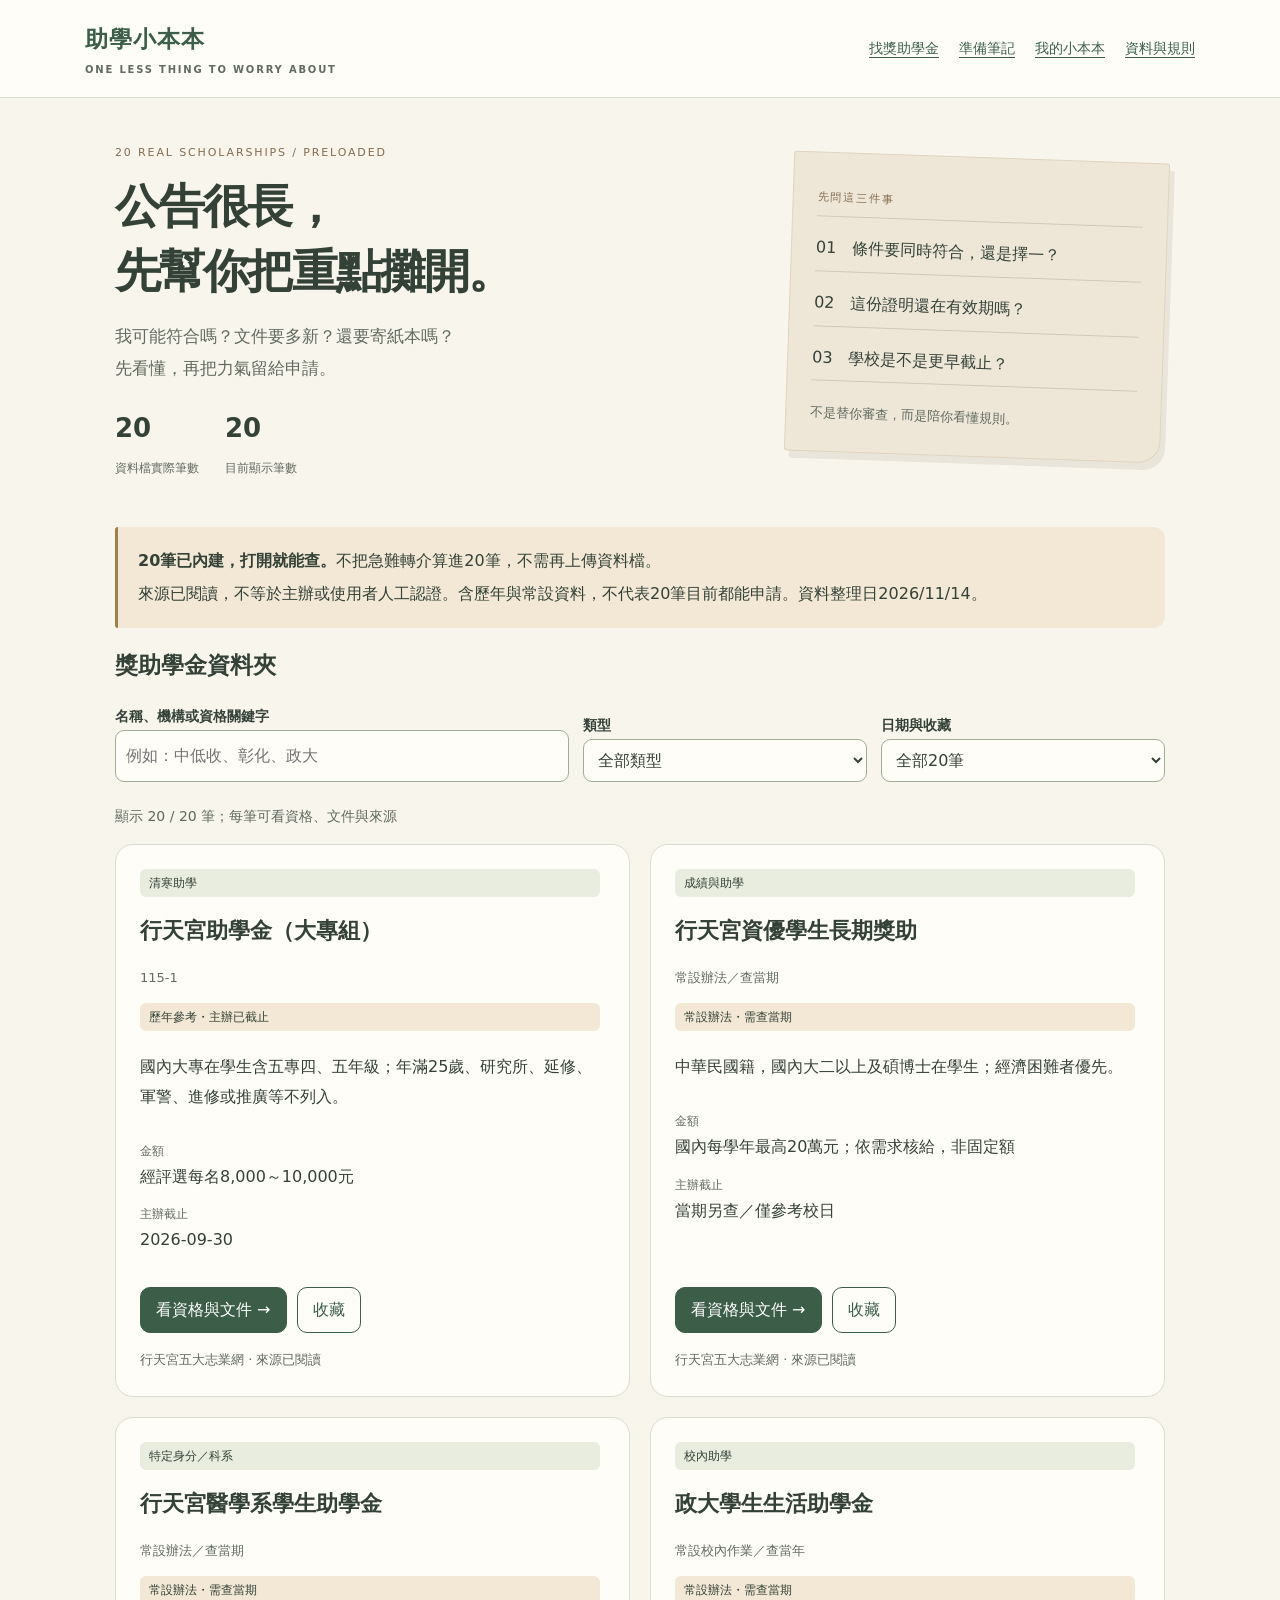
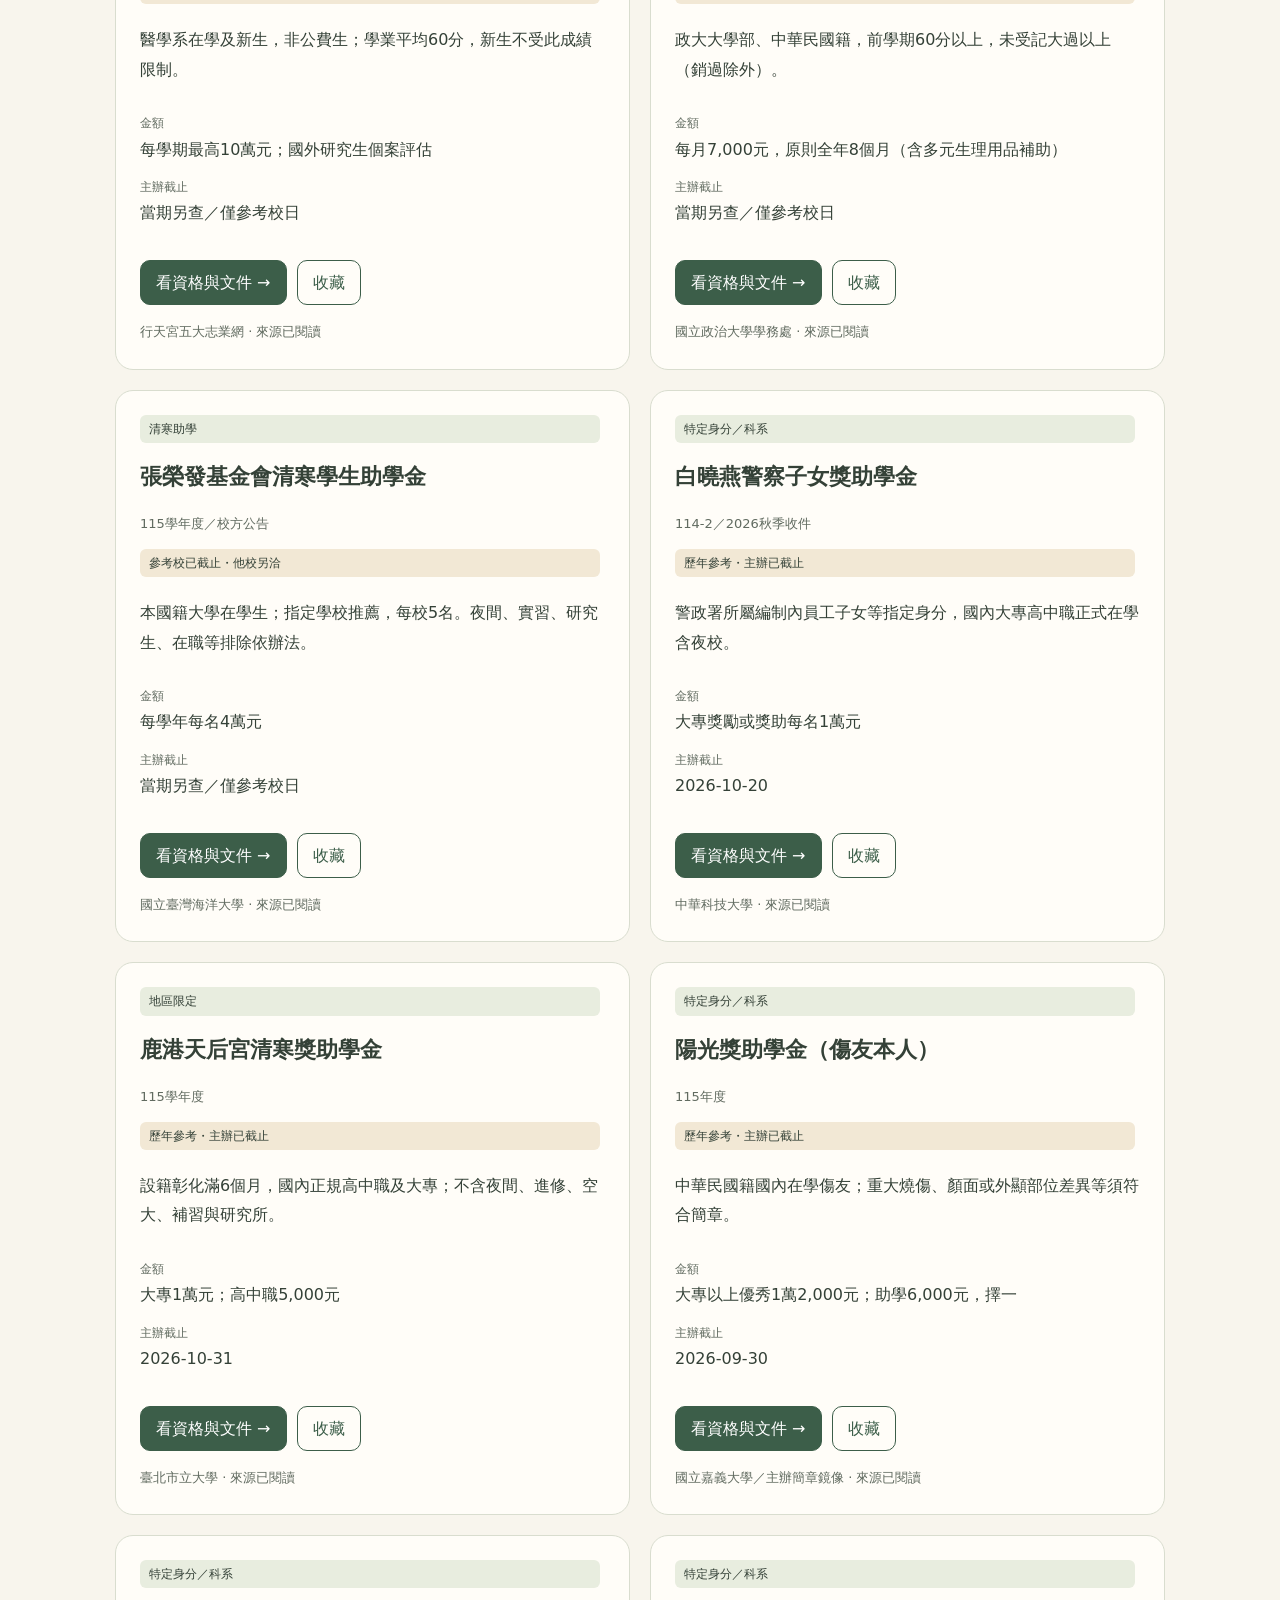
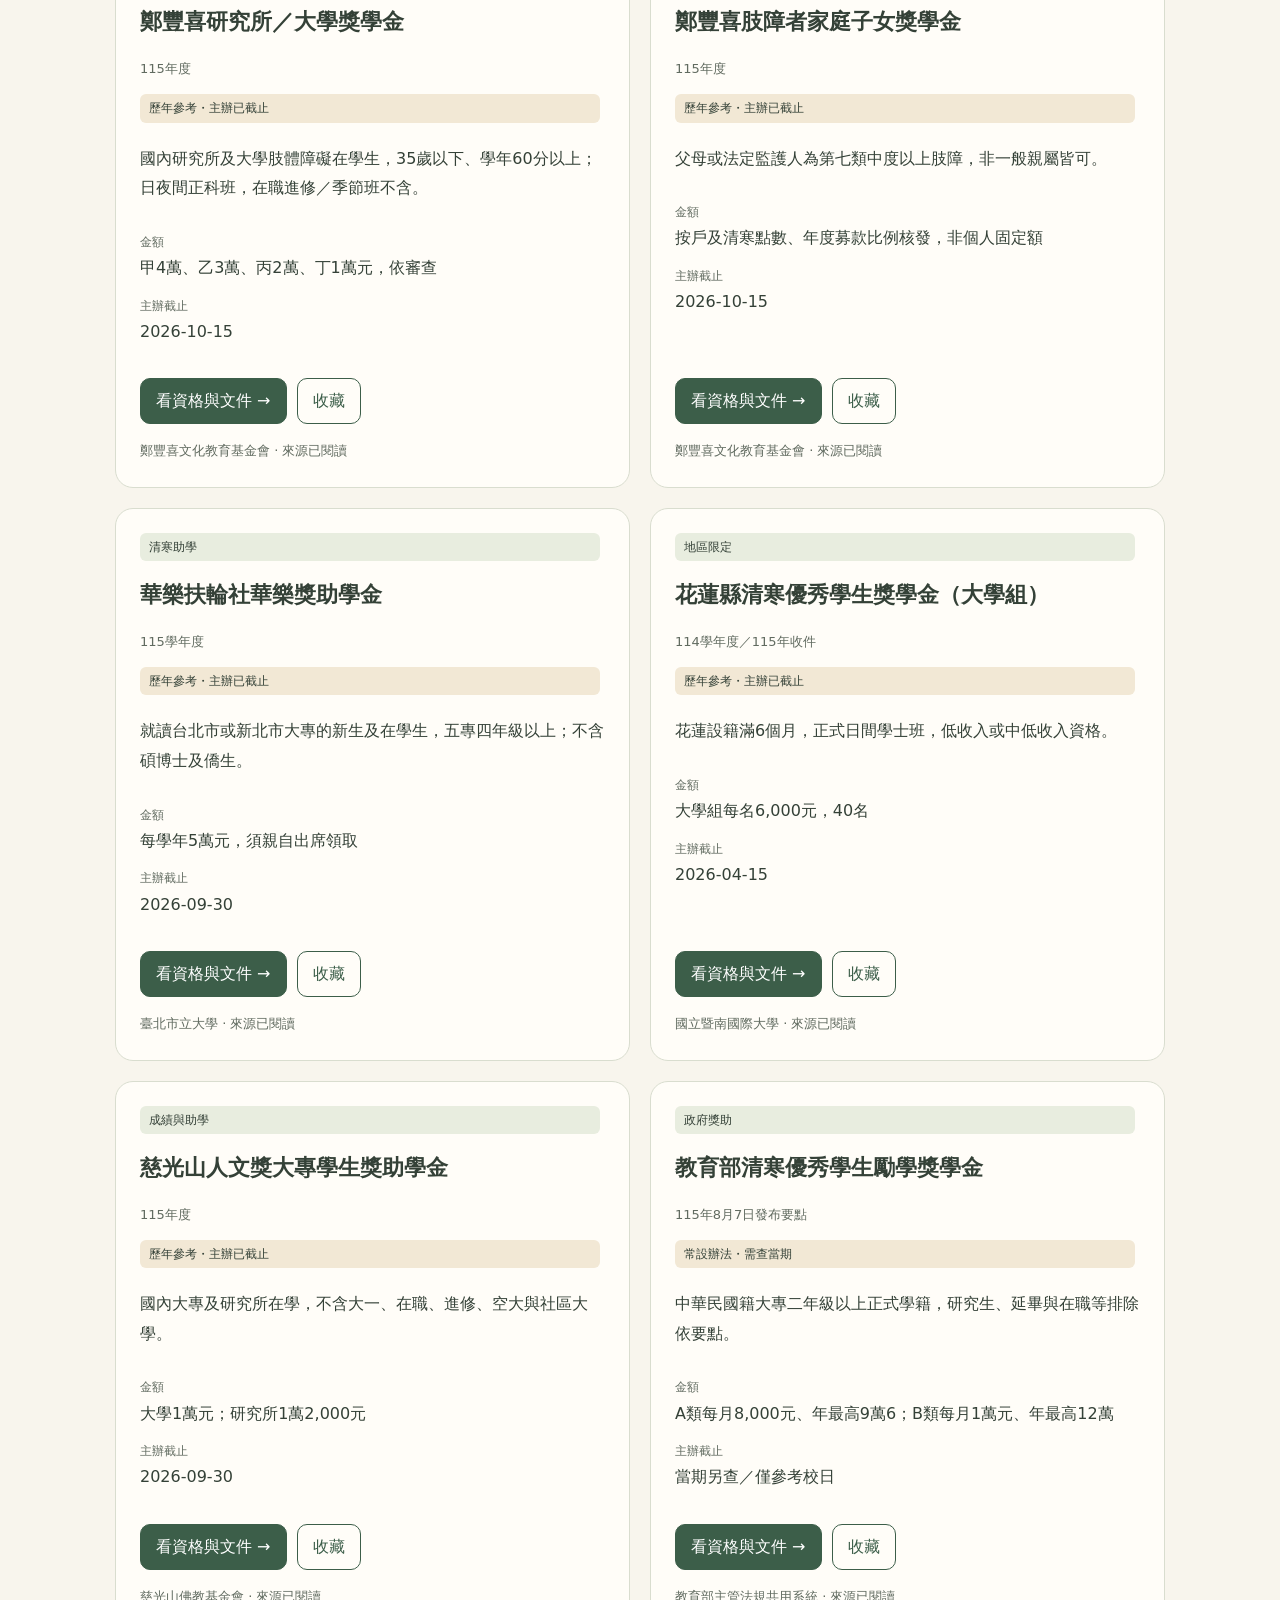
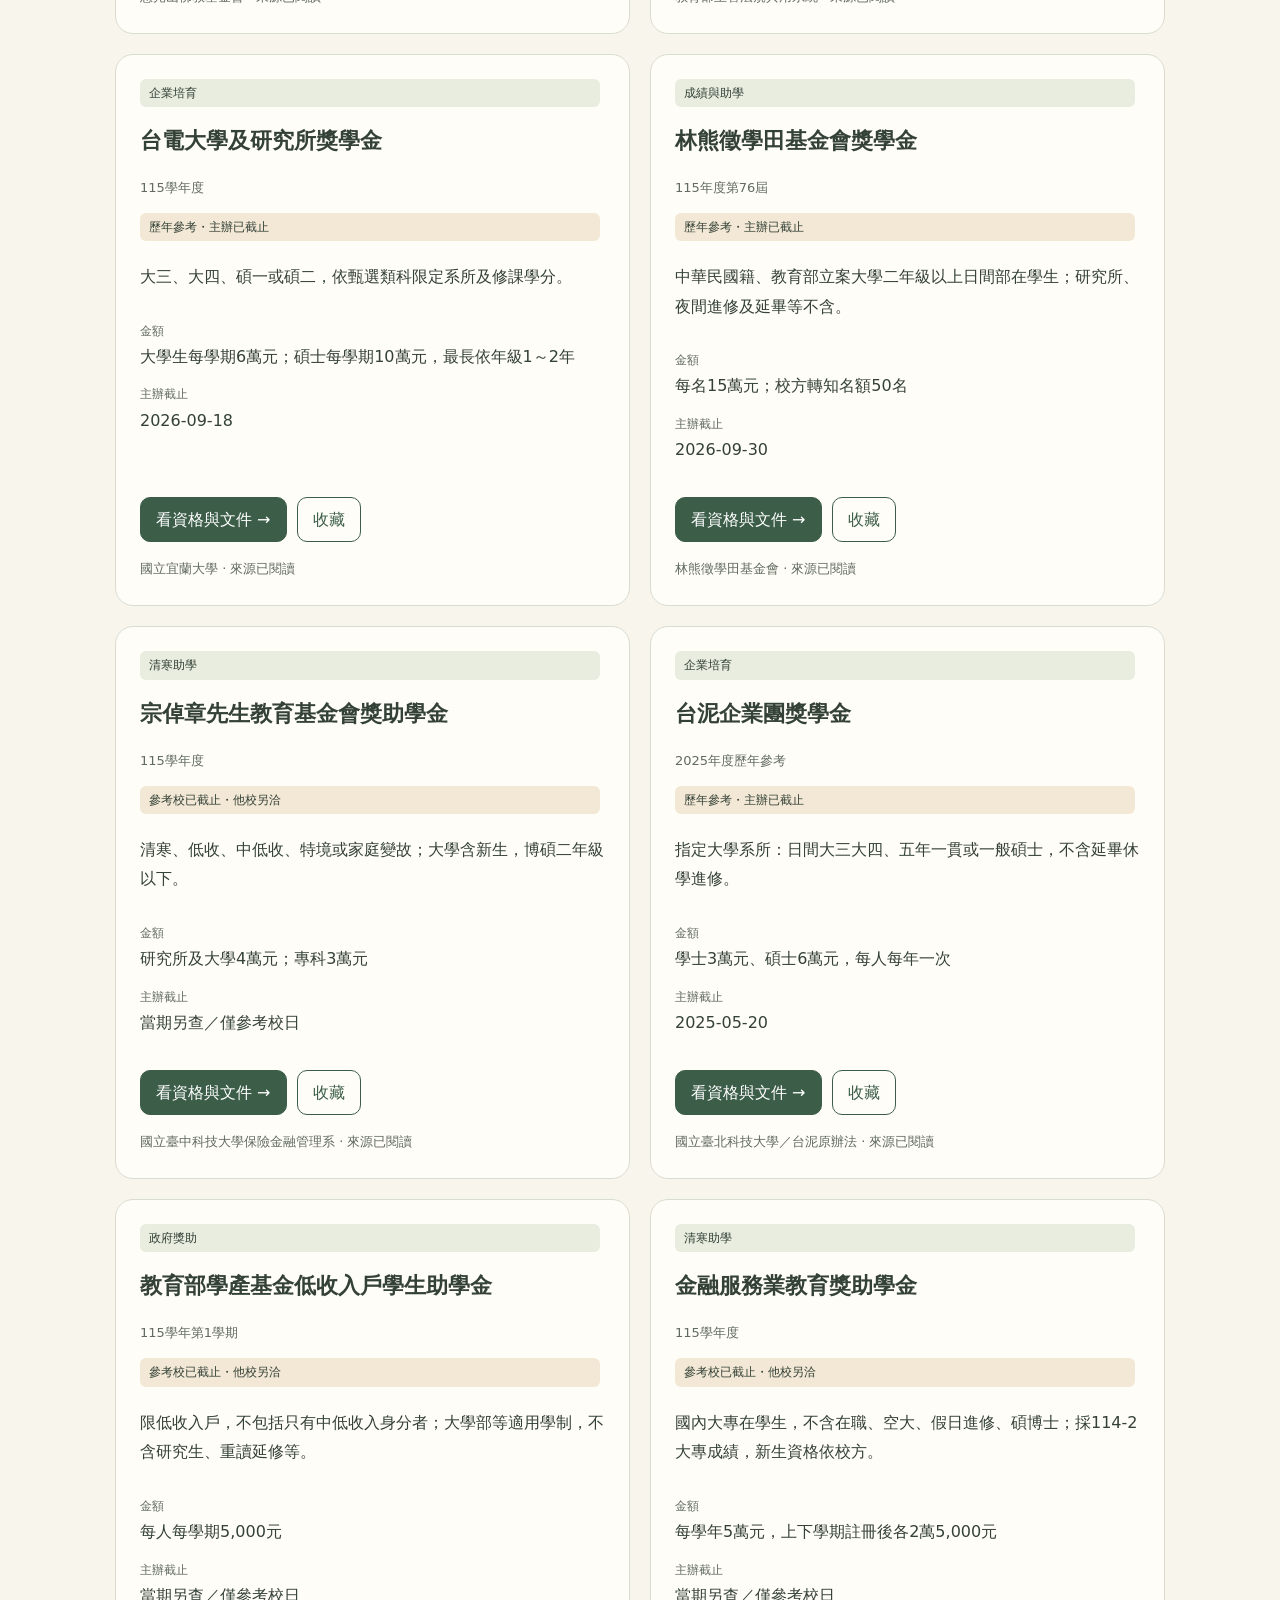
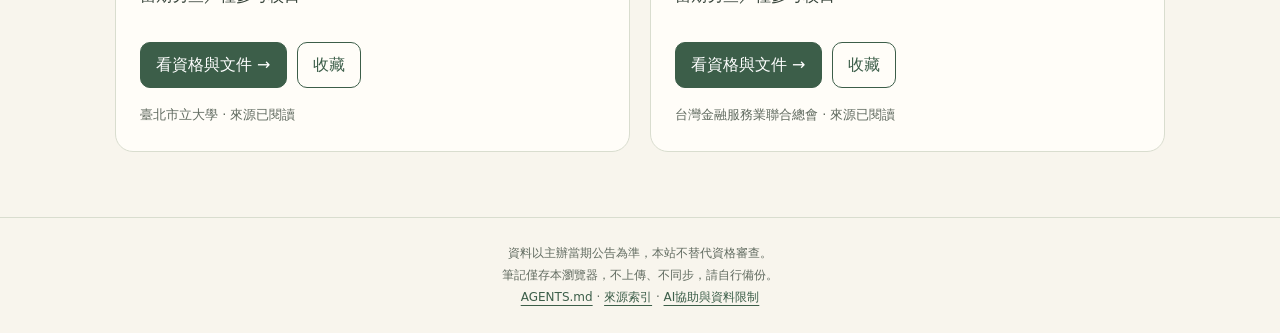
<file: index.html>
<!doctype html><html lang="zh-Hant"><head><meta charset="utf-8"><meta name="viewport" content="width=device-width,initial-scale=1"><meta name="description" content="20筆真實獎助學金，整理資格、文件、期限與私人申請筆記。"><title>助學小本本｜20筆真實獎助學金</title><style>:root{--bg:#f8f5ed;--paper:#fffdf8;--ink:#344137;--muted:#616b60;--green:#3c5e49;--line:#d9ddcf;--soft:#e8eddf;--warm:#f2e8d5}*{box-sizing:border-box}body{margin:0;background:var(--bg);color:var(--ink);font:16px/1.85 system-ui,-apple-system,"Microsoft JhengHei",sans-serif}a{color:var(--green);text-underline-offset:4px}button,input,select,textarea{font:inherit;color:inherit}button,.btn{cursor:pointer;display:inline-block;background:var(--green);color:white;border:1px solid var(--green);border-radius:10px;padding:9px 15px;text-decoration:none;line-height:1.6}.secondary{background:transparent!important;color:var(--green)!important}.danger{background:transparent;color:#974a40;border-color:#974a40}:focus-visible{outline:3px solid #b07837;outline-offset:4px}header{background:var(--paper);border-bottom:1px solid var(--line)}nav{max-width:1160px;margin:auto;padding:18px 25px;display:flex;justify-content:space-between;align-items:center;gap:18px;flex-wrap:wrap}.brand{font-size:23px;font-weight:750;text-decoration:none;letter-spacing:.04em}.brand small{font-size:10px;letter-spacing:.18em;display:block;color:var(--muted)}.links{display:flex;gap:20px;flex-wrap:wrap;font-size:14px}main{max-width:1100px;padding:34px 25px 65px;margin:auto}h1{font-size:clamp(30px,4.5vw,46px);line-height:1.4;letter-spacing:-.04em;margin:10px 0 18px}h2{font-size:23px;line-height:1.5;margin:0 0 16px}h3{font-size:18px;line-height:1.5}.muted,small{color:var(--muted)}small{font-size:13px}.eyebrow{font-size:11px;letter-spacing:.17em;color:#846c4e}.hero{display:grid;grid-template-columns:1.7fr 1fr;gap:36px;align-items:center;padding-bottom:25px}.lead{font-size:17px;color:var(--muted)}.memo{background:#eee7d8;border:1px solid #dfd4bf;padding:24px;transform:rotate(2deg);border-radius:3px 3px 22px 3px;box-shadow:5px 7px 0 #e9e5da}.memo p{border-bottom:1px solid #d2c8b6;padding-bottom:8px}.notice{padding:15px 20px;background:var(--warm);border-left:3px solid #a17d49;border-radius:3px 12px 12px 3px;margin:20px 0}.notice p{margin:4px 0}.grid{display:grid;grid-template-columns:repeat(2,minmax(0,1fr));gap:20px}.card,.panel{background:var(--paper);border:1px solid var(--line);border-radius:18px;padding:24px;min-width:0}.card{display:flex;flex-direction:column}.card h2{font-size:22px;margin:12px 0 6px}.card .actions{margin-top:auto}.badge{display:inline-block;background:var(--soft);font-size:12px;padding:3px 9px;border-radius:6px;margin:0 5px 5px 0}.warm{background:var(--warm)}.toolbar{display:grid;grid-template-columns:1.6fr 1fr 1fr;gap:14px;align-items:end;margin:22px 0}label{display:block;font-size:14px;font-weight:650}input,select,textarea{width:100%;border:1px solid #a1ae97;border-radius:9px;padding:10px;background:var(--paper)}textarea{min-height:150px;resize:vertical}.actions{display:flex;gap:10px;flex-wrap:wrap;align-items:center;margin:15px 0}.count,.status{font-size:14px;min-height:26px}.count{color:var(--muted)}.empty{background:#f0f1e5;border:1px dashed #a3af98;border-radius:14px;padding:28px;grid-column:1/-1}.section{margin-top:30px}.detail-layout{display:grid;grid-template-columns:minmax(0,2fr) minmax(235px,1fr);gap:22px;align-items:start}.stack>*+*{margin-top:22px}.facts li{margin-bottom:13px}.check{display:flex;gap:12px;border-top:1px solid var(--line);padding:14px 0;font-weight:400;font-size:16px}.check input{width:19px;height:19px;flex-shrink:0;margin:5px 0 0;accent-color:var(--green)}.check small{display:block}dl{margin:12px 0 20px}dt{font-size:12px;color:var(--muted)}dd{margin:0 0 12px;overflow-wrap:anywhere}.source{overflow-wrap:anywhere}.source a{display:block}.note{margin-top:18px}.note-body{white-space:pre-wrap;overflow-wrap:anywhere}.formrow{margin:14px 0}.progress{height:8px;background:#e7eadd;border-radius:10px;overflow:hidden;margin:10px 0}.progress span{display:block;background:#79936c;height:100%}.mini{font-size:13px}.stats{display:flex;gap:26px;margin-top:20px}.stats strong{font-size:26px;display:block}.stats span{font-size:12px;color:var(--muted)}footer{text-align:center;font-size:12px;color:var(--muted);border-top:1px solid var(--line);padding:24px}pre{white-space:pre-wrap;overflow-wrap:anywhere;padding:18px;background:#eeeee4;border-radius:12px;font-size:13px}.skip{position:absolute;left:-9999px}.skip:focus{left:10px;top:8px;background:white;padding:10px;z-index:4}[hidden]{display:none!important}@media(max-width:740px){.hero,.grid,.detail-layout,.toolbar{grid-template-columns:1fr}.memo{transform:none}main{padding:26px 16px 45px}nav{padding:15px 16px}.links{gap:15px}.panel,.card{padding:20px}.hero{gap:16px}}@media print{header,footer,button,.btn,.no-print{display:none!important}body{background:white;font-size:12px}main{padding:0;max-width:none}.detail-layout{display:block}.panel{border:0;padding:10px 0;break-inside:avoid}.notice{background:white;border:1px solid #aaa}}
</style></head><body><a class="skip" href="#main">跳至主要內容</a><header><nav><a class="brand" href="#list">助學小本本<small>ONE LESS THING TO WORRY ABOUT</small></a><div class="links"><a href="#list">找獎助學金</a><a href="#guide">準備筆記</a><a href="#notes">我的小本本</a><a href="#about">資料與規則</a></div></nav></header><main id="main" tabindex="-1"><div id="app"></div><noscript>請啟用JavaScript顯示20筆資料與筆記。</noscript></main><footer>資料以主辦當期公告為準，本站不替代資格審查。<br>筆記僅存本瀏覽器，不上傳、不同步，請自行備份。<br><a href="AGENTS.md">AGENTS.md</a> · <a href="data/sources.csv" download>來源索引</a> · <a href="#about">AI協助與資料限制</a></footer><script id="catalog" type="application/json">{"version": 4, "readDate": "2026-11-14", "records": [{"id": "htk-general", "name": "行天宮助學金（大專組）", "organization": "行天宮文教發展促進基金會", "period": "115-1", "category": "清寒助學", "amount": "經評選每名8,000～10,000元", "eligibility": ["國內大專在學生含五專四、五年級；年滿25歲、研究所、延修、軍警、進修或推廣等不列入。", "家庭主要經濟負擔者死亡、傷病、失蹤、服刑、身障、災難，或單親、隔代、特境、扶養眾多等長期困難，致就學困難。", "一戶一名原則；符合資格子女4人以上得增一名。不是持中低收就自動錄取。"], "documents": [{"id": "d1", "name": "申請書及黏貼表", "detail": "115-1公告指定1150715修訂版，完整填寫、簽名。"}, {"id": "d2", "name": "學生證／在學證明", "detail": "當學期註冊證明。"}, {"id": "d3", "name": "全戶戶籍謄本", "detail": "近3個月含記事。"}, {"id": "d4", "name": "本人存摺影本", "detail": "不可使用凍結、警示或結清戶。"}, {"id": "d5", "name": "經濟與變故證明", "detail": "辦法第(五)(六)款依實際狀況提供，非每人每項皆必交。"}], "method": "申請者Excel資料Email登錄，另寄紙本至行天宮；個人或學校均可，校內截止另問。", "background": "扶助因家庭經濟或變故影響就學者，避免失學。", "tips": ["電子登錄和紙本寄送分開確認。", "先查年齡與學籍，再辦有時效的文件。"], "sources": [{"title": "行天宮助學金（大專組）：官方／學校依據", "publisher": "行天宮五大志業網", "url": "https://www.ht.org.tw/news454.htm", "readDate": "2026-11-14"}, {"title": "助學金實施辦法", "publisher": "行天宮", "url": "https://www.ht.org.tw/religion153.htm", "readDate": "2026-11-14"}], "deadline": "2026-09-30", "schoolDeadline": null, "referenceSchool": null, "deadlineNote": "大專組郵戳為憑；辦法另見下一來源。", "reviewStatus": "source-reviewed", "verifiedBy": null, "verifiedAt": null, "limitations": ["申請前須回原公告核對當期版本與附件；本站不替代資格審查。"]}, {"id": "htk-talent", "name": "行天宮資優學生長期獎助", "organization": "行天宮文教發展促進基金會", "period": "常設辦法／查當期", "category": "成績與助學", "amount": "國內每學年最高20萬元；依需求核給，非固定額", "eligibility": ["中華民國籍，國內大二以上及碩博士在學生；經濟困難者優先。", "大學部每學期80分以上、系前10%，操行甲等或80分；研究生依學業與論文表現。", "須交學習報告並有公益參與義務；國外培育僅限原持續培育者。"], "documents": [{"id": "d1", "name": "申請書與自傳", "detail": "含求學、生涯、家庭、服務看法及經費用途。"}, {"id": "d2", "name": "戶籍謄本正本", "detail": "全戶、近3個月。"}, {"id": "d3", "name": "推薦書、在學證明", "detail": "指導老師或所長推薦。"}, {"id": "d4", "name": "歷年成績單正本", "detail": "大學每學期含系排名；研究生另依學制補資料。"}, {"id": "d5", "name": "經濟證明與其他佐證", "detail": "(中)低收、財稅等；公益證明如有可附。"}], "method": "向基金會提出，常設辦法上學期至9月底、下學期至3/10；當期表格與收件須另查。", "background": "培育經濟困難且學業優異學生，期其回饋社會。", "tips": ["先確認每學期排名，不只看單學期。", "及早詢問推薦人，評估持續報告義務。"], "sources": [{"title": "行天宮資優學生長期獎助：官方／學校依據", "publisher": "行天宮五大志業網", "url": "https://www.ht.org.tw/religion177.htm", "readDate": "2026-11-14"}], "deadline": null, "schoolDeadline": null, "referenceSchool": null, "deadlineNote": "常設週期不等於下一期已開放。", "reviewStatus": "source-reviewed", "verifiedBy": null, "verifiedAt": null, "limitations": ["申請前須回原公告核對當期版本與附件；本站不替代資格審查。"]}, {"id": "htk-medical", "name": "行天宮醫學系學生助學金", "organization": "財團法人台北行天宮", "period": "常設辦法／查當期", "category": "特定身分／科系", "amount": "每學期最高10萬元；國外研究生個案評估", "eligibility": ["醫學系在學及新生，非公費生；學業平均60分，新生不受此成績限制。", "中低收或經濟困難、急難影響就學，具向學及服務意願。", "碩博士限原培育大學生直接就讀醫學、生技或科學等指定領域。"], "documents": [{"id": "d1", "name": "申請書、自傳", "detail": "大學自傳600～1000字，依官方題目。"}, {"id": "d2", "name": "近3個月全戶戶籍謄本", "detail": "正本。"}, {"id": "d3", "name": "在學與前學期成績", "detail": "成績正本，新生先入學證明。"}, {"id": "d4", "name": "助學金權重基準表", "detail": "官方格式。"}, {"id": "d5", "name": "經濟與特殊狀況佐證", "detail": "依實況財稅、(中)低收、傷病等。"}], "method": "按當期表格及收件程序向法人提出，每學期需重新申請；紙本掛號，以郵戳為憑。", "background": "協助經濟困難醫學生完成學業，精研醫學與服務社會。", "tips": ["不是所有醫藥衛生科系都符合。", "領過不代表自動續領。"], "sources": [{"title": "行天宮醫學系學生助學金：官方／學校依據", "publisher": "行天宮五大志業網", "url": "https://www.ht.org.tw/religion235.htm", "readDate": "2026-11-14"}], "deadline": null, "schoolDeadline": null, "referenceSchool": null, "deadlineNote": "常設辦法六月底／八月底及3/10，具體當期依公告。", "reviewStatus": "source-reviewed", "verifiedBy": null, "verifiedAt": null, "limitations": ["申請前須回原公告核對當期版本與附件；本站不替代資格審查。"]}, {"id": "nccu-living", "name": "政大學生生活助學金", "organization": "國立政治大學", "period": "常設校內作業／查當年", "category": "校內助學", "amount": "每月7,000元，原則全年8個月（含多元生理用品補助）", "eligibility": ["政大大學部、中華民國籍，前學期60分以上，未受記大過以上（銷過除外）。", "低收／中低收、特殊境遇、急難或家庭年收入90萬以下等條件之一。", "每週服務學習上限6小時、月24小時；每年講座或會議16小時，其中職涯至少4小時；畢業生另有減半。"], "documents": [{"id": "d1", "name": "前學期成績與獎懲", "detail": "新生依規定。"}, {"id": "d2", "name": "適用身分證明", "detail": "低收／中低收／特境等政府證明。"}, {"id": "d3", "name": "一般收入條件資料", "detail": "非前述身分者：全戶含父母配偶所得、近3個月戶籍或新式戶口名簿。"}, {"id": "d4", "name": "急難佐證", "detail": "導師或輔導人員查證，依實況。"}], "method": "依生僑組當年度受理公告申請；常設流程不是全年隨到隨申請。", "background": "以生活扶助配合服務學習，協助學生穩定就學。", "tips": ["先評估服務及講座時間。", "不同身分文件不同，別把全部財稅資料都當人人必交。"], "sources": [{"title": "政大學生生活助學金：官方／學校依據", "publisher": "國立政治大學學務處", "url": "https://osa.nccu.edu.tw/tw/生活事務暨僑生輔導組/學生助學措施/助學服務/生活助學金申請", "readDate": "2026-11-14"}], "deadline": null, "schoolDeadline": null, "referenceSchool": null, "deadlineNote": "實際收件日期由生僑組另公告。", "reviewStatus": "source-reviewed", "verifiedBy": null, "verifiedAt": null, "limitations": ["申請前須回原公告核對當期版本與附件；本站不替代資格審查。"]}, {"id": "cyff", "name": "張榮發基金會清寒學生助學金", "organization": "張榮發基金會", "period": "115學年度／校方公告", "category": "清寒助學", "amount": "每學年每名4萬元", "eligibility": ["本國籍大學在學生；指定學校推薦，每校5名。夜間、實習、研究生、在職等排除依辦法。", "清寒或家庭變故影響就學，前學期平均80分以上。"], "documents": [{"id": "d1", "name": "親筆申請書", "detail": "貼照片並簽名。"}, {"id": "d2", "name": "戶籍資料", "detail": "全戶謄本正本或新式戶口名簿影本。"}, {"id": "d3", "name": "清寒證明正本", "detail": "低收、中低收、特境或學校證明，不接受村里長證明。"}, {"id": "d4", "name": "前學期成績單正本", "detail": "115學年採114-2。"}, {"id": "d5", "name": "註冊費單據", "detail": "當學期，影本需校章。"}, {"id": "d6", "name": "日常表現及變故佐證", "detail": "服務競賽等、診斷如適用，依公告。"}], "method": "交自己的學校生輔組初審推薦，不直接個人取代校內流程。", "background": "以助學支持清寒或家庭變故者；未額外推測創辦人私人動機。", "tips": ["先問是否在受邀學校與推薦名額內。", "10/5是參考校日，不是政大期限。"], "sources": [{"title": "張榮發基金會清寒學生助學金：官方／學校依據", "publisher": "國立臺灣海洋大學", "url": "https://stu.ntou.edu.tw/p/404-1023-128172.php?Lang=zh-tw", "readDate": "2026-11-14"}], "deadline": null, "schoolDeadline": "2026-10-05", "referenceSchool": "臺灣海洋大學（僅該校）", "deadlineNote": "校方公告延長至10/5；他校另洽。", "reviewStatus": "source-reviewed", "verifiedBy": null, "verifiedAt": null, "limitations": ["申請前須回原公告核對當期版本與附件；本站不替代資格審查。"]}, {"id": "swallow", "name": "白曉燕警察子女獎助學金", "organization": "白曉燕文教基金會", "period": "114-2／2026秋季收件", "category": "特定身分／科系", "amount": "大專獎勵或獎助每名1萬元", "eligibility": ["警政署所屬編制內員工子女等指定身分，國內大專高中職正式在學含夜校。", "獎勵現職子女：平均80分以上，各科及格；因公殉職等獎助類平均60分，各科及格。病故不受理該類。", "研究生、公費生與已畢業者不受理；未領其他機構或學校獎學金，細節依辦法。"], "documents": [{"id": "d1", "name": "申請書", "detail": "缺件不受理。"}, {"id": "d2", "name": "114-2成績及在學", "detail": "大專在學證明，新生前學制成績依辦法。"}, {"id": "d3", "name": "家長任職或因公證明", "detail": "在職／服務證或原單位因公證明、撫卹證明。"}, {"id": "d4", "name": "戶口名簿影本", "detail": "確認親子關係。"}], "method": "學校或警政單位擇一推薦，紙本郵寄，主辦9/15～10/20，以郵戳為憑。", "background": "感謝警界辛勞、鼓舞士氣，支持員工子女向學。", "tips": ["校內可能更早截止。", "部分轉知標題稱115-1，內文補助期是114-2，應看正式內文。"], "sources": [{"title": "白曉燕警察子女獎助學金：官方／學校依據", "publisher": "中華科技大學", "url": "https://www.cust.edu.tw/www/post/ezshow3.php?id=35996", "readDate": "2026-11-14"}, {"title": "辦法與資格轉知", "publisher": "永平工商", "url": "https://www.ypvs.tyc.edu.tw/news/獎助學金115-1-29-白曉燕文教基金會-警察子女獎助學金/", "readDate": "2026-11-14"}], "deadline": "2026-10-20", "schoolDeadline": null, "referenceSchool": null, "deadlineNote": "資格細項另見原公告附件，不把不同期表格混用。", "reviewStatus": "source-reviewed", "verifiedBy": null, "verifiedAt": null, "limitations": ["申請前須回原公告核對當期版本與附件；本站不替代資格審查。"]}, {"id": "lugang", "name": "鹿港天后宮清寒獎助學金", "organization": "鹿港天后宮", "period": "115學年度", "category": "地區限定", "amount": "大專1萬元；高中職5,000元", "eligibility": ["設籍彰化滿6個月，國內正規高中職及大專；不含夜間、進修、空大、補習與研究所。", "清寒認可含低收入證明、慈善團體推薦或學校證明，中低收能否直接接受請另問。", "國立前學年80、私立85，操行80或甲等、無記過。"], "documents": [{"id": "d1", "name": "申請書與校章", "detail": "依自己學校核章或函送流程。"}, {"id": "d2", "name": "清寒證明正本", "detail": "須符合認可來源。"}, {"id": "d3", "name": "師長推薦書", "detail": "專用格式。"}, {"id": "d4", "name": "在學及成績正本", "detail": "整學年，新生依前學制。"}, {"id": "d5", "name": "戶籍謄本正本", "detail": "證明設籍期間。"}], "method": "9/20～10/31，北市大公告為核章後自行掛號；其他學校或統一送件，先問自己學校。", "background": "以戶籍、經濟與學業條件支持清寒學生，不推測宗教評選偏好。", "tips": ["注意公私立成績門檻不同。", "主辦還收不代表自己的學校仍收件。"], "sources": [{"title": "鹿港天后宮清寒獎助學金：官方／學校依據", "publisher": "臺北市立大學", "url": "https://service.utaipei.edu.tw/p/404-1034-134578.php?Lang=zh-tw", "readDate": "2026-11-14"}], "deadline": "2026-10-31", "schoolDeadline": null, "referenceSchool": null, "deadlineNote": "9/20～10/31為主辦期；各校核章與收件可能更早。", "reviewStatus": "source-reviewed", "verifiedBy": null, "verifiedAt": null, "limitations": ["申請前須回原公告核對當期版本與附件；本站不替代資格審查。"]}, {"id": "sunshine", "name": "陽光獎助學金（傷友本人）", "organization": "陽光社會福利基金會", "period": "115年度", "category": "特定身分／科系", "amount": "大專以上優秀1萬2,000元；助學6,000元，擇一", "eligibility": ["中華民國籍國內在學傷友；重大燒傷、顏面或外顯部位差異等須符合簡章。", "大專優秀80分、助學60分，以114上或下擇一；至少10學分，申請次數有限。", "專科以上須出席典禮或公益服務至少4小時，影響次年申請；本人與子女獎項不同。"], "documents": [{"id": "d1", "name": "線上申請與同意書", "detail": "115年新增個資同意書必備。"}, {"id": "d2", "name": "學校戳章成績", "detail": "114上或下，數值分數。"}, {"id": "d3", "name": "本人存摺", "detail": "網站不收集此證明。"}, {"id": "d4", "name": "首次自傳", "detail": "本人600字以上，求學、受傷及家庭概況。"}, {"id": "d5", "name": "首次損傷證明與戶籍", "detail": "照片／診斷，顏損需照片；全戶近3個月謄本。"}], "method": "9/1～9/30線上。本項不郵寄；其他同會紙本獎項不要混用。", "background": "鼓勵燒傷、顏損學子向學，提升生活品質與自我價值。", "tips": ["先分清傷友本人和子女。", "依當年度同意書與系統補件時限操作。"], "sources": [{"title": "陽光獎助學金（傷友本人）：官方／學校依據", "publisher": "國立嘉義大學／主辦簡章鏡像", "url": "https://website.ncyu.edu.tw/life/ServerFile/Get/a7a5c37c-e0a2-4547-b663-184ef7b84de1?nodeId=55082&sId=244315", "readDate": "2026-11-14"}], "deadline": "2026-09-30", "schoolDeadline": null, "referenceSchool": null, "deadlineNote": "已閱讀簡章文字，不表示逐份空白申請表已下載。", "reviewStatus": "source-reviewed", "verifiedBy": null, "verifiedAt": null, "limitations": ["申請前須回原公告核對當期版本與附件；本站不替代資格審查。"]}, {"id": "cfh-student", "name": "鄭豐喜研究所／大學獎學金", "organization": "鄭豐喜文化教育基金會", "period": "115年度", "category": "特定身分／科系", "amount": "甲4萬、乙3萬、丙2萬、丁1萬元，依審查", "eligibility": ["國內研究所及大學肢體障礙在學生，35歲以下、學年60分以上；日夜間正科班，在職進修／季節班不含。", "其他獎助須據實揭露，推薦及受邀典禮等義務詳辦法。"], "documents": [{"id": "d1", "name": "申請與身分／身障證明", "detail": "簽名、在學證明或註冊學生證。"}, {"id": "d2", "name": "114學年上下成績", "detail": "正本，影本校章，新生依入學資料。"}, {"id": "d3", "name": "推薦書", "detail": "推薦人親簽。"}, {"id": "d4", "name": "全身近照2張", "detail": "依主辦要求可辨識障礙狀況，非大頭照。"}, {"id": "d5", "name": "自傳、生涯規劃及社福論文", "detail": "各字數、題目與曾申請者例外依當年文件。"}], "method": "10/15前紙本寄件，郵戳為憑，使用115年度文件。", "background": "扶助肢障學生向學，另有認養方案但非自動領取。", "tips": ["年3萬6是另項認養，不是本獎固定金額。", "照片及徵信涉及個資，先讀主辦同意範圍。"], "sources": [{"title": "鄭豐喜研究所／大學獎學金：官方／學校依據", "publisher": "鄭豐喜文化教育基金會", "url": "https://www.cfh.org.tw/?p=29806", "readDate": "2026-11-14"}, {"title": "115年度完整辦法轉知", "publisher": "國立虎尾科技大學", "url": "https://www.nfu.edu.tw/zh_tw/ann/art/-22382970_69bb83764eae358392c862a5h", "readDate": "2026-11-14"}], "deadline": "2026-10-15", "schoolDeadline": null, "referenceSchool": null, "deadlineNote": "申請細項與金額對照校方完整轉知。", "reviewStatus": "source-reviewed", "verifiedBy": null, "verifiedAt": null, "limitations": ["申請前須回原公告核對當期版本與附件；本站不替代資格審查。"]}, {"id": "cfh-family", "name": "鄭豐喜肢障者家庭子女獎學金", "organization": "鄭豐喜文化教育基金會", "period": "115年度", "category": "特定身分／科系", "amount": "按戶及清寒點數、年度募款比例核發，非個人固定額", "eligibility": ["父母或法定監護人為第七類中度以上肢障，非一般親屬皆可。", "子女國內正式國小至大專，學年60分以上、法定修業年限內；個案例外另審。", "高中以上子女公益要求、家庭代表典禮及名單徵信依辦法。"], "documents": [{"id": "d1", "name": "申請書、自我查核及家境調查", "detail": "依官方專用表。"}, {"id": "d2", "name": "家長身分／身障證明", "detail": "確認關係與障礙程度。"}, {"id": "d3", "name": "全戶戶籍謄本", "detail": "近3個月正本。"}, {"id": "d4", "name": "子女在學與整學年成績", "detail": "114學年上下，依規定。"}, {"id": "d5", "name": "家庭生活照與家境敘述", "detail": "敘述600字以上，經濟資料如適用。"}], "method": "10/15前寄基金會，郵戳為憑；和學生本人方案的表格不同。", "background": "支持肢障者家庭子女的教育機會。", "tips": ["先選對學生本人或家長身分的表格。", "不要把另項認養額度寫成本獎固定金額。"], "sources": [{"title": "鄭豐喜肢障者家庭子女獎學金：官方／學校依據", "publisher": "鄭豐喜文化教育基金會", "url": "https://www.cfh.org.tw/?p=29806", "readDate": "2026-11-14"}, {"title": "家庭子女方案轉知", "publisher": "國立虎尾科技大學", "url": "https://www.nfu.edu.tw/zh_tw/ann/art/-22382970_69bb83764eae358392c862a5h", "readDate": "2026-11-14"}], "deadline": "2026-10-15", "schoolDeadline": null, "referenceSchool": null, "deadlineNote": "", "reviewStatus": "source-reviewed", "verifiedBy": null, "verifiedAt": null, "limitations": ["申請前須回原公告核對當期版本與附件；本站不替代資格審查。"]}, {"id": "huale", "name": "華樂扶輪社華樂獎助學金", "organization": "台北市華樂扶輪社", "period": "115學年度", "category": "清寒助學", "amount": "每學年5萬元，須親自出席領取", "eligibility": ["就讀台北市或新北市大專的新生及在學生，五專四年級以上；不含碩博士及僑生。", "家境清寒、亟需協助；未領他獎證明，學校推薦不接受個別送件。", "未見完整數值成績門檻，不擅用其他扶輪社要求。"], "documents": [{"id": "d1", "name": "申請表與照片", "detail": "當期表格。"}, {"id": "d2", "name": "成績或入學及學生證", "detail": "在學生成績影本校章，新生入學通知。"}, {"id": "d3", "name": "全戶所得與財產清單", "detail": "國稅局資料。"}, {"id": "d4", "name": "家庭調查與戶口名簿", "detail": "專用調查表。"}, {"id": "d5", "name": "學校推薦函", "detail": "老師或系主任。"}, {"id": "d6", "name": "自傳與學習分享", "detail": "生活及專業分享。"}, {"id": "d7", "name": "未領他獎及個資聲明", "detail": "簽名用印。"}], "method": "由學校初審造冊，主辦9/30郵戳。北市大9/11 17時只適用該校。", "background": "支持家境清寒、需要經濟協助的青年學生。", "tips": ["向自己學校查名額與期限。", "先問清與其他補助能否兼領。"], "sources": [{"title": "華樂扶輪社華樂獎助學金：官方／學校依據", "publisher": "臺北市立大學", "url": "https://service.utaipei.edu.tw/p/404-1034-134355.php?Lang=zh-tw", "readDate": "2026-11-14"}], "deadline": "2026-09-30", "schoolDeadline": "2026-09-11", "referenceSchool": "臺北市立大學（17時，僅該校）", "deadlineNote": "", "reviewStatus": "source-reviewed", "verifiedBy": null, "verifiedAt": null, "limitations": ["申請前須回原公告核對當期版本與附件；本站不替代資格審查。"]}, {"id": "hualien", "name": "花蓮縣清寒優秀學生獎學金（大學組）", "organization": "花蓮縣政府", "period": "114學年度／115年收件", "category": "地區限定", "amount": "大學組每名6,000元，40名", "eligibility": ["花蓮設籍滿6個月，正式日間學士班，低收入或中低收入資格。", "成績80分以上、無懲處；公費或政府獎學金兼領限制。", "學校摘要與成績清單採計學期有不同用字，先詢問承辦。"], "documents": [{"id": "d1", "name": "申請書與學生證", "detail": "按當期格式。"}, {"id": "d2", "name": "成績單", "detail": "轉知列113-1及113-2，新生114-1；請學校確認採計。"}, {"id": "d3", "name": "戶籍及經濟證明", "detail": "戶口名簿及低收／中低收資格。"}], "method": "學校初審、核章、彙送，不接受個人取代學校程序。主辦4/15，暨南校內4/2。", "background": "縣府鼓勵清寒學子努力向學、減輕負擔。", "tips": ["先確認設籍期間。", "成績資料有差異保留待問，別自行刪掉整學年文件。"], "sources": [{"title": "花蓮縣清寒優秀學生獎學金（大學組）：官方／學校依據", "publisher": "國立暨南國際大學", "url": "https://assistance.ncnu.edu.tw/p/406-1079-33183,r250.php?Lang=zh-tw", "readDate": "2026-11-14"}], "deadline": "2026-04-15", "schoolDeadline": "2026-04-02", "referenceSchool": "國立暨南國際大學（僅該校）", "deadlineNote": "4/15依縣府當期函；所屬學校可能更早。", "reviewStatus": "source-reviewed", "verifiedBy": null, "verifiedAt": null, "limitations": ["申請前須回原公告核對當期版本與附件；本站不替代資格審查。"]}, {"id": "ciguang", "name": "慈光山人文獎大專學生獎助學金", "organization": "慈光山佛教基金會", "period": "115年度", "category": "成績與助學", "amount": "大學1萬元；研究所1萬2,000元", "eligibility": ["國內大專及研究所在學，不含大一、在職、進修、空大與社區大學。", "前學年學業80、操行80或無記過；低收入證明可降學業5分，不自行擴及中低收。", "大學指定閱讀心得2500字以上；研究所指定論文8000字以上。須本人原創未發表，不一稿多投。", "115/12/27須親赴南投魚池領獎，作品權利依辦法。"], "documents": [{"id": "d1", "name": "申請表", "detail": "本人親簽。"}, {"id": "d2", "name": "在學／學生證", "detail": "115-1註冊。"}, {"id": "d3", "name": "整學年成績及獎懲", "detail": "114上下正本。"}, {"id": "d4", "name": "作品2份", "detail": "A4標楷14pt，附引用書目，保留電子檔。"}, {"id": "d5", "name": "清寒類戶籍及低收入證明", "detail": "只對相應類別適用。"}], "method": "9/1～9/30紙本郵寄基金會，郵戳為憑。作品格式及指定書目回原PDF。", "background": "紀念聖開老和尚，鼓勵佛學研究、人文素養與生命省思。", "tips": ["計入寫作及領獎交通成本。", "不要讓AI代寫後冒充自己的原創申請作品。"], "sources": [{"title": "慈光山人文獎大專學生獎助學金：官方／學校依據", "publisher": "慈光山佛教基金會", "url": "https://www.zgs.org.tw/userfiles/file/115%E5%B9%B4%E5%A4%A7%E5%B0%88%E7%8D%8E%E5%8A%A9%E5%AD%B8%E9%87%91%E7%94%B3%E8%AB%8B%E8%BE%A6%E6%B3%9501.pdf", "readDate": "2026-11-14"}], "deadline": "2026-09-30", "schoolDeadline": null, "referenceSchool": null, "deadlineNote": "", "reviewStatus": "source-reviewed", "verifiedBy": null, "verifiedAt": null, "limitations": ["申請前須回原公告核對當期版本與附件；本站不替代資格審查。"]}, {"id": "moe-encouragement", "name": "教育部清寒優秀學生勵學獎學金", "organization": "教育部／各大專校院", "period": "115年8月7日發布要點", "category": "政府獎助", "amount": "A類每月8,000元、年最高9萬6；B類每月1萬元、年最高12萬", "eligibility": ["中華民國籍大專二年級以上正式學籍，研究生、延畢與在職等排除依要點。", "A類包括具低收、中低收、身障及子女、特境、原民等學雜減免資格；B類其他不利處境或急難經校認定。", "前學年班排前30%、操行80或A-、未受申誡／警告以上；校方可加嚴且名額有限。", "政府同性質獎學金／公費兼領有限制，助學或附服務義務例外另依要點。"], "documents": [{"id": "d1", "name": "經濟資格資料", "detail": "依學校A／B類規定，非通用一份證明。"}, {"id": "d2", "name": "整學年排名與操行", "detail": "由校方核對，自行提出方式依公告。"}, {"id": "d3", "name": "校內申請表", "detail": "法規未列統一表，依所屬學校。"}], "method": "由自己學校公告申請及遴選。8/1至次年7/31是核發期間，不代表全年申請。", "background": "鼓勵清寒優秀學生完成學業，減輕家庭負擔。", "tips": ["中低收只對應部分經濟資格，仍需成績與校內遴選。", "先查校內公告，不把核發日當收件日。"], "sources": [{"title": "教育部清寒優秀學生勵學獎學金：官方／學校依據", "publisher": "教育部主管法規共用系統", "url": "https://edu.law.moe.gov.tw/LawContent.aspx?id=GL002414", "readDate": "2026-11-14"}], "deadline": null, "schoolDeadline": null, "referenceSchool": null, "deadlineNote": "常設作業要點；收件及名額依校方。", "reviewStatus": "source-reviewed", "verifiedBy": null, "verifiedAt": null, "limitations": ["申請前須回原公告核對當期版本與附件；本站不替代資格審查。"]}, {"id": "taipower", "name": "台電大學及研究所獎學金", "organization": "台灣電力股份有限公司", "period": "115學年度", "category": "企業培育", "amount": "大學生每學期6萬元；碩士每學期10萬元，最長依年級1～2年", "eligibility": ["大三、大四、碩一或碩二，依甄選類科限定系所及修課學分。", "前兩個有成績學期平均75分以上或班前1/3，各科及格；無記過以上等限制詳簡章。", "中華民國籍且無雙重國籍，非在職或台電現職等。畢業後志願赴台電服務，須遵守服務、兵役及違約追償規定。"], "documents": [{"id": "d1", "name": "線上報名資料", "detail": "先報名及筆試，通過後再送資格文件。"}, {"id": "d2", "name": "在學證明與前兩學期成績正本", "detail": "平均未達75時附班前1/3證明。"}, {"id": "d3", "name": "歷年成績及獎懲", "detail": "專科以上。"}, {"id": "d4", "name": "系所與修課佐證", "detail": "相關課程大綱、學分，依類科。"}, {"id": "d5", "name": "研究／進修計畫及修課調查", "detail": "簡章附件4，另可附語言或學術資料。"}], "method": "8/31 09時至9/18 17時網路報名，筆試→資格審查→面試；不是一般免義務補助。", "background": "羅致及培育公司所需專業人才，獲獎後有服務契約。", "tips": ["先看服務年限及返還條件，不只比較每學期金額。", "相關系所不代表任何科系都可報，先核對修課清單。"], "sources": [{"title": "台電大學及研究所獎學金：官方／學校依據", "publisher": "國立宜蘭大學", "url": "https://niuosa.niu.edu.tw/p/404-1004-74145.php", "readDate": "2026-11-14"}, {"title": "115學年金額、年限及義務", "publisher": "弘光科技大學／台電函", "url": "https://www.hk.edu.tw/remote/HKlf_1248147/", "readDate": "2026-11-14"}], "deadline": "2026-09-18", "schoolDeadline": null, "referenceSchool": null, "deadlineNote": "網路9/18 17時止；另見金額及年限公告。", "reviewStatus": "source-reviewed", "verifiedBy": null, "verifiedAt": null, "limitations": ["申請前須回原公告核對當期版本與附件；本站不替代資格審查。"]}, {"id": "lin-hsiung-cheng", "name": "林熊徵學田基金會獎學金", "organization": "林熊徵學田基金會", "period": "115年度第76屆", "category": "成績與助學", "amount": "每名15萬元；校方轉知名額50名", "eligibility": ["中華民國籍、教育部立案大學二年級以上日間部在學生；研究所、夜間進修及延畢等不含。", "114學年上下總平均85分以上。", "主辦115年最新公告明示無需校方或師長推薦函，不套用部分學校舊推薦清單。"], "documents": [{"id": "d1", "name": "線上申請書、檢核表、個資同意書", "detail": "共3頁列印依格式簽署。"}, {"id": "d2", "name": "歷年成績證明", "detail": "學校用印；GPA須附轉換表。"}, {"id": "d3", "name": "在學證明", "detail": "學校用印。"}, {"id": "d4", "name": "身分證正反面影本", "detail": "本人。"}, {"id": "d5", "name": "全國／國際競賽獎狀", "detail": "非必要，有則依本人決定。"}], "method": "9/1～9/30上網填資料後列印簽署，連證明掛號郵寄。主辦無需推薦函；謝絕學校集體送件。", "background": "學田獎學金獎勵在學優秀學生；不自行增加清寒身分為必備。", "tips": ["線上完成後仍要紙本，不是按送出就結束。", "優先採主辦最新「不需推薦函」，不盲目沿用舊校方表單。"], "sources": [{"title": "林熊徵學田基金會獎學金：官方／學校依據", "publisher": "林熊徵學田基金會", "url": "https://www.ta-yung.com.tw/news/5", "readDate": "2026-11-14"}, {"title": "115年度文件清單轉知", "publisher": "弘光科技大學", "url": "https://lf.hk.edu.tw/【獎助學金申請】財團法人林熊徵學田基金會115年度獎學金/", "readDate": "2026-11-14"}], "deadline": "2026-09-30", "schoolDeadline": null, "referenceSchool": null, "deadlineNote": "9/30郵戳；線上時刻以當年系統公告為準。", "reviewStatus": "source-reviewed", "verifiedBy": null, "verifiedAt": null, "limitations": ["申請前須回原公告核對當期版本與附件；本站不替代資格審查。"]}, {"id": "tsung-cho-chang", "name": "宗倬章先生教育基金會獎助學金", "organization": "宗倬章先生教育基金會", "period": "115學年度", "category": "清寒助學", "amount": "研究所及大學4萬元；專科3萬元", "eligibility": ["清寒、低收、中低收、特境或家庭變故；大學含新生，博碩二年級以下。", "114學年80分以上或班前10%，操行甲等或80分。", "本學期未領其他獎學金，學產低收及政府原住民獎助金例外；一戶一名。學校名額另分配。"], "documents": [{"id": "d1", "name": "申請書與2吋照片", "detail": "推薦人欄位須與附件一致。"}, {"id": "d2", "name": "自傳", "detail": "描述真實家庭狀況。"}, {"id": "d3", "name": "導師推薦表", "detail": "師長說明，系科單位用印。"}, {"id": "d4", "name": "整學年成績單", "detail": "含班排名及操行。"}, {"id": "d5", "name": "未領他獎證明", "detail": "本人簽名。"}, {"id": "d6", "name": "經濟證明正本", "detail": "低收／中低收／特境，非村里長證明。"}, {"id": "d7", "name": "115-1在學正本與身分資料", "detail": "身分證或戶口名簿影本。"}], "method": "交自己學校承辦初審。來源中科大院辦9/16是該校，不是所有學校統一期限。", "background": "發揚鼓勵清寒子弟向學精神，透過學校推薦。", "tips": ["高中75／前20%門檻不能搬到大學類。", "先問自己學校名額，不套用來源學校2名。"], "sources": [{"title": "宗倬章先生教育基金會獎助學金：官方／學校依據", "publisher": "國立臺中科技大學保險金融管理系", "url": "https://if.nutc.edu.tw/【公告】115-年宗倬章教育基金會獎學金/", "readDate": "2026-11-14"}], "deadline": null, "schoolDeadline": "2026-09-16", "referenceSchool": "國立臺中科技大學院辦（僅該校）", "deadlineNote": "主辦統一截止未核實，來源為校內參考。", "reviewStatus": "source-reviewed", "verifiedBy": null, "verifiedAt": null, "limitations": ["申請前須回原公告核對當期版本與附件；本站不替代資格審查。"]}, {"id": "tcc-2025", "name": "台泥企業團獎學金", "organization": "台泥企業團", "period": "2025年度歷年參考", "category": "企業培育", "amount": "學士3萬元、碩士6萬元，每人每年一次", "eligibility": ["指定大學系所：日間大三大四、五年一貫或一般碩士，不含延畢休學進修。", "前學期80分或系前20%；TOEIC750或同等；操行甲等／80且無懲處。", "全年度總名額上限5名，書審及面談，不保證每校錄取。此為2025舊方案，非2026開放。"], "documents": [{"id": "d1", "name": "中英文自傳各600字", "detail": "含申請動機、優勢與規劃。"}, {"id": "d2", "name": "歷年成績單", "detail": "平均、排名、校章。"}, {"id": "d3", "name": "在學證明", "detail": "學士／碩士。"}, {"id": "d4", "name": "語言成績影本", "detail": "核對同等英檢標準。"}, {"id": "d5", "name": "其他成果", "detail": "作品、競賽等，非人人必有。"}, {"id": "d6", "name": "面試簡報", "detail": "通過書審後準備10分鐘，含簡歷、實習動機與未來規劃。"}], "method": "2025/5/20前Google表單，上傳單一PDF；已截止，只作歷年規劃參考。", "background": "培養永續、循環經濟、綠色科技與數位人才，提供實習；參與實習與否不影響既得獎學金。", "tips": ["不要把2025日期改成今年。", "指定系所名單在海報，不憑科系名稱自行認定。"], "sources": [{"title": "台泥企業團獎學金：官方／學校依據", "publisher": "國立臺北科技大學／台泥原辦法", "url": "https://me1.ntut.edu.tw/var/file/62/1062/img/579842548.pdf", "readDate": "2026-11-14"}], "deadline": "2025-05-20", "schoolDeadline": null, "referenceSchool": null, "deadlineNote": "2025歷年資料，未發現同內容2026公告，不推定仍辦理。", "reviewStatus": "source-reviewed", "verifiedBy": null, "verifiedAt": null, "limitations": ["申請前須回原公告核對當期版本與附件；本站不替代資格審查。"]}, {"id": "moe-school-fund", "name": "教育部學產基金低收入戶學生助學金", "organization": "教育部／各校承辦", "period": "115學年第1學期", "category": "政府獎助", "amount": "每人每學期5,000元", "eligibility": ["限低收入戶，不包括只有中低收入身分者；大學部等適用學制，不含研究生、重讀延修等。", "前學期60分及無小過以上處分，初入學新生依規定免成績。", "除低收入學雜減免外，多項政府補助不可重領：身障減免、特境、原民、新住民、失業勞工等須逐項核對。"], "documents": [{"id": "d1", "name": "申請表與切結", "detail": "使用115新表，前期領過仍須重申請。"}, {"id": "d2", "name": "114-2成績", "detail": "新生依規定免附。"}, {"id": "d3", "name": "低收入戶證明", "detail": "是否可免附查調及有效月份，依自己學校規則。"}, {"id": "d4", "name": "本人帳戶等校內文件", "detail": "各校可能另收存摺或首次印章，不能把參考校一律套用。"}], "method": "交自己學校學務單位。北市大10/5 17時、東華10/5是各校截止，不是全台統一收件。", "background": "以學產基金協助低收入戶學生就學，明確限制政府同類補助重複。", "tips": ["中低收不能直接申請本方案，可另看勵學A類等資源。", "已領低收入學雜減免不等於所有其他政府補助都可併領。"], "sources": [{"title": "教育部學產基金低收入戶學生助學金：官方／學校依據", "publisher": "臺北市立大學", "url": "https://service.utaipei.edu.tw/p/404-1034-134184.php?Lang=zh-tw", "readDate": "2026-11-14"}, {"title": "資格及補助兼領規定", "publisher": "國立東華大學", "url": "https://osa.ndhu.edu.tw/p/406-1005-261913,r356.php?Lang=zh-tw", "readDate": "2026-11-14"}], "deadline": null, "schoolDeadline": "2026-10-05", "referenceSchool": "臺北市立大學（17時，僅該校）", "deadlineNote": "自己的學校截止及查調文件不同，請查當期。", "reviewStatus": "source-reviewed", "verifiedBy": null, "verifiedAt": null, "limitations": ["申請前須回原公告核對當期版本與附件；本站不替代資格審查。"]}, {"id": "tfsr-115", "name": "金融服務業教育獎助學金", "organization": "台灣金融服務業聯合總會", "period": "115學年度", "category": "清寒助學", "amount": "每學年5萬元，上下學期註冊後各2萬5,000元", "eligibility": ["國內大專在學生，不含在職、空大、假日進修、碩博士；採114-2大專成績，新生資格依校方。", "平均65分以上，無曠課及懲處。", "低收／中低收、重大事故、家計者失業失蹤重病、社福扶助或其他可證明財務需要之一。非金融科系專用。"], "documents": [{"id": "d1", "name": "專用申請書、家庭狀況詳述", "detail": "不可自行改格式，親簽。"}, {"id": "d2", "name": "114-2成績與班排名", "detail": "德行／曠課紀錄。"}, {"id": "d3", "name": "全戶戶籍資料", "detail": "含詳細記事。"}, {"id": "d4", "name": "家庭成員所得與財產清單", "detail": "按申請表要求。"}, {"id": "d5", "name": "身分及學貸證明", "detail": "有則依規定附，無則免。"}, {"id": "d6", "name": "本人存摺", "detail": "清晰供撥款。"}, {"id": "d7", "name": "志工與工讀佐證", "detail": "無則免，不編造。"}], "method": "交學校初審與推薦，紙本及電子檔依所屬學校。當期簡章9/30與後續函10/8日期有不同，校內可能更早。", "background": "金融服務業以教育公益支持經濟不利學生完成學業。", "tips": ["先查自己學校收件，不把上傳系統截止當個人送件日。", "如無官方弱勢證明，依公告可用導師或自述佐證，不自行保證通過。"], "sources": [{"title": "金融服務業教育獎助學金：官方／學校依據", "publisher": "台灣金融服務業聯合總會", "url": "https://www.tfsr.org.tw/information/45", "readDate": "2026-11-14"}, {"title": "當期申請書完整文件表", "publisher": "國立東華大學／金融總會", "url": "https://osa.ndhu.edu.tw/var/file/5/1005/attach/67/pta_156414_829198_77820.pdf", "readDate": "2026-11-14"}, {"title": "校方流程及日期", "publisher": "臺北市立大學", "url": "https://service.utaipei.edu.tw/p/404-1034-134646.php?Lang=zh-tw", "readDate": "2026-11-14"}], "deadline": null, "schoolDeadline": "2026-09-24", "referenceSchool": "臺北市立大學（17時，僅該校）", "deadlineNote": "當期不同轉知有9/30及10/8差異，本站不硬設全台個人截止；已過參考校日。", "reviewStatus": "source-reviewed", "verifiedBy": null, "verifiedAt": null, "limitations": ["申請前須回原公告核對當期版本與附件；本站不替代資格審查。"]}]}</script><script>'use strict';
(()=>{
const D=JSON.parse(document.querySelector('#catalog').textContent),root=document.querySelector('#app'),KEY='aid-notebook-v2';
const el=(t,s,c)=>{const n=document.createElement(t);if(s!==undefined)n.textContent=s;if(c)n.className=c;return n;};
function blank(){return {version:2,notes:[],checks:{},saved:[]};}
function valid(v){return !!(v&&v.version===2&&Array.isArray(v.notes)&&v.notes.length<=1000&&v.notes.every(n=>n&&typeof n.id==='string'&&typeof n.title==='string'&&n.title.length<=100&&typeof n.text==='string'&&n.text.length<=12000&&typeof n.updated==='string'&&!Number.isNaN(Date.parse(n.updated)))&&new Set(v.notes.map(n=>n.id)).size===v.notes.length&&v.checks&&typeof v.checks==='object'&&!Array.isArray(v.checks)&&Object.entries(v.checks).every(([k,x])=>k.length<250&&typeof x==='boolean')&&(v.saved===undefined||Array.isArray(v.saved)&&v.saved.every(x=>typeof x==='string')));}
function read(){const r=localStorage.getItem(KEY);if(!r)return blank();const v=JSON.parse(r);if(!valid(v))throw Error('本機資料格式有誤，沒有覆蓋原資料');if(!v.saved)v.saved=[];return v;}
function save(v){if(!valid(v))throw Error('資料格式不符');localStorage.setItem(KEY,JSON.stringify(v));}
function today(){const p=new Intl.DateTimeFormat('en',{timeZone:'Asia/Taipei',year:'numeric',month:'2-digit',day:'2-digit'}).formatToParts(new Date());return ['year','month','day'].map(k=>p.find(x=>x.type===k).value).join('-');}
function state(d,date=today()){if(d.deadline){if(date>d.deadline)return {key:'archive',label:'歷年參考・主辦已截止'};if(date===d.deadline)return {key:'current',label:'今日截止・確認時刻'};return {key:'dated',label:'日期未到・請查受理起日'};}if(d.schoolDeadline){if(date>d.schoolDeadline)return {key:'reference',label:'參考校已截止・他校另洽'};return {key:'reference',label:'只有參考校日・查自己的學校'};}return {key:'standing',label:'常設辦法・需查當期'};}
function link(t,u){const a=el('a',t);try{const x=new URL(u);if(!['https:','http:'].includes(x.protocol))throw Error();a.href=x.href;a.target='_blank';a.rel='noopener noreferrer';}catch{a.title='網址待確認';}return a;}
function panel(t){const n=el('section',undefined,'panel');n.append(el('h2',t));return n;}
function getSaved(id){try{return read().saved.includes(id);}catch{return false;}}
function favorite(id,msg){const b=el('button',getSaved(id)?'已收藏':'收藏','secondary');b.setAttribute('aria-pressed',String(getSaved(id)));b.addEventListener('click',()=>{try{const v=read();v.saved=v.saved.includes(id)?v.saved.filter(x=>x!==id):[...v.saved,id];save(v);b.textContent=getSaved(id)?'已收藏':'收藏';b.setAttribute('aria-pressed',String(getSaved(id)));msg.textContent=getSaved(id)?'已收藏到這個瀏覽器。':'已取消收藏。';b.dispatchEvent(new Event('savedchange',{bubbles:true}));}catch(e){msg.textContent='未存成功：'+e.message;}});return b;}
let filters={query:'',category:'all',scope:'all'},prefill=null;
function listing(){root.innerHTML=`<section class="hero"><div><p class="eyebrow">20 REAL SCHOLARSHIPS / PRELOADED</p><h1>公告很長，<br>先幫你把重點攤開。</h1><p class="lead">我可能符合嗎？文件要多新？還要寄紙本嗎？<br>先看懂，再把力氣留給申請。</p><div class="stats"><div><strong id="loaded"></strong><span>資料檔實際筆數</span></div><div><strong id="shown"></strong><span>目前顯示筆數</span></div></div></div><aside class="memo"><p class="eyebrow">先問這三件事</p><p>01　條件要同時符合，還是擇一？</p><p>02　這份證明還在有效期嗎？</p><p>03　學校是不是更早截止？</p><small>不是替你審查，而是陪你看懂規則。</small></aside></section><div class="notice"><p><strong>20筆已內建，打開就能查。</strong>不把急難轉介算進20筆，不需再上傳資料檔。</p><p>來源已閱讀，不等於主辦或使用者人工認證。含歷年與常設資料，不代表20筆目前都能申請。資料整理日2026/11/14。</p></div><section><h2>獎助學金資料夾</h2><div class="toolbar"><div><label for="search">名稱、機構或資格關鍵字</label><input id="search" type="search" placeholder="例如：中低收、彰化、政大"></div><div><label for="category">類型</label><select id="category"><option value="all">全部類型</option></select></div><div><label for="scope">日期與收藏</label><select id="scope"><option value="all">全部20筆</option><option value="archive">主辦已截止・歷年參考</option><option value="reference">參考校截止・他校另洽</option><option value="standing">常設辦法・查當期</option><option value="saved">我的收藏</option></select></div></div><p id="count" class="count" role="status" aria-live="polite"></p><div id="cards" class="grid"></div></section>`;
const cat=document.querySelector('#category'),scope=document.querySelector('#scope'),search=document.querySelector('#search'),cards=document.querySelector('#cards'),count=document.querySelector('#count');for(const c of [...new Set(D.records.map(x=>x.category))]){const o=el('option',c);o.value=c;cat.append(o);}cat.value=filters.category;scope.value=filters.scope;search.value=filters.query;document.querySelector('#loaded').textContent=D.records.length;
function render(){filters={query:search.value,category:cat.value,scope:scope.value};cards.replaceChildren();const q=filters.query.trim().toLowerCase();const list=D.records.filter(d=>(cat.value==='all'||d.category===cat.value)&&(scope.value==='all'||scope.value==='saved'&&getSaved(d.id)||scope.value===state(d).key)&&[d.name,d.organization,...d.eligibility].join(' ').toLowerCase().includes(q));document.querySelector('#shown').textContent=list.length;count.textContent='顯示 '+list.length+' / '+D.records.length+' 筆；每筆可看資格、文件與來源';if(!list.length){cards.append(el('div','這個條件下沒有資料。試著清除搜尋、換類型或先收藏方案。','empty'));return;}for(const d of list){const c=el('article',undefined,'card');c.append(el('span',d.category,'badge'),el('h2',d.name),el('p',d.period,'mini muted'),el('span',state(d).label,'badge warm'),el('p',d.eligibility[0]));const dl=el('dl');for(const [k,v]of [['金額',d.amount],['主辦截止',d.deadline||'當期另查／僅參考校日']])dl.append(el('dt',k),el('dd',v));const actions=el('div',undefined,'actions'),a=el('a','看資格與文件 →','btn');a.href='#detail/'+encodeURIComponent(d.id);actions.append(a,favorite(d.id,count));c.append(dl,actions,el('small',d.sources[0].publisher+' · 來源已閱讀'));cards.append(c);}}
search.addEventListener('input',render);cat.addEventListener('change',render);scope.addEventListener('change',render);cards.addEventListener('savedchange',()=>{if(scope.value==='saved')render();});render();}
function detail(id){const d=D.records.find(x=>x.id===id);if(!d){root.append(el('div','找不到這筆資料，請回資料夾。','empty'));return;}const back=el('a','← 回資料夾');back.href='#list';root.append(back,el('p',d.period,'eyebrow'),el('h1',d.name),el('p',d.organization,'muted'),el('span',state(d).label,'badge warm'),el('div','來源已閱讀・送件前請核對當期原文。這不是官方資格審核或資料已獲人工認證。','notice'));const msg=el('p','', 'status');msg.setAttribute('role','status');const actions=el('div',undefined,'actions no-print'),note=el('button','記下要問的問題','secondary'),print=el('button','列印／另存PDF','secondary');note.addEventListener('click',()=>{prefill={title:d.name+'：申請提醒',text:'□ 我的資格是否全部符合？\n□ 校內截止是哪天？\n□ 其他補助能否兼領？\n□ '+d.deadlineNote};location.hash='notes';});print.addEventListener('click',()=>window.print());actions.append(favorite(d.id,msg),note,print);root.append(actions,msg);const layout=el('div',undefined,'detail-layout section'),left=el('div',undefined,'stack'),right=el('aside',undefined,'stack');layout.append(left,right);root.append(layout);
const q=panel('01 我可能符合嗎？'),ul=el('ul',undefined,'facts');for(const x of d.eligibility)ul.append(el('li',x));q.append(ul,el('small','要件可能須同時符合，不以單一身分保證錄取。'));left.append(q);
const docs=panel('02 需要準備哪些文件？');docs.append(el('p','這是來源要求的摘要；完整表格、效期及補件仍回原公告。勾滿不是官方備件完成。','muted'));const progress=el('p','', 'mini'),bar=el('div',undefined,'progress'),fill=el('span');bar.append(fill);docs.append(progress,bar);let store=null;try{store=read();}catch(e){msg.textContent=e.message;}const checks=[];function update(){const n=checks.filter(x=>x.checked).length;progress.textContent=n+' / '+d.documents.length+' 項已標記';fill.style.width=n/d.documents.length*100+'%';}for(const x of d.documents){const row=el('label',undefined,'check'),box=el('input'),span=el('span');box.type='checkbox';const key=d.id+':'+x.id;box.checked=!!store?.checks[key];box.disabled=!store;span.append(el('strong',x.name),el('small',x.detail));row.append(box,span);docs.append(row);checks.push(box);box.addEventListener('change',()=>{try{const v=read();v.checks[key]=box.checked;save(v);msg.textContent='進度已存於本瀏覽器。';}catch(e){box.checked=!box.checked;msg.textContent='儲存失敗：'+e.message;}update();});}update();left.append(docs);
for(const [title,text]of [['03 怎麼送件？',d.method],['04 主辦背景／方案目的',d.background]]){const p=panel(title);p.append(el('p',text));left.append(p);}const advice=panel('05 準備建議，不是加分公式');for(const x of d.tips)advice.append(el('p','• '+x));advice.append(el('small','整理建議非官方條件，不預測評選或保證錄取。'));left.append(advice);
const info=panel('日期與金額別看錯'),dl=el('dl');for(const [k,v]of [['金額',d.amount],['主辦截止',d.deadline],['參考校內截止',d.schoolDeadline],['僅適用學校',d.referenceSchool],['日期說明',d.deadlineNote],['來源整理日','2026-11-14'],['人工核對',d.verifiedAt||'未由使用者逐筆核對']])dl.append(el('dt',k),el('dd',v||'未提供／需查當期'));info.append(dl);right.append(info);const s=panel('原始公告與表件入口');for(const x of d.sources){const p=el('p',undefined,'source');p.append(link(x.title,x.url),el('small',x.publisher+' · 閱讀 '+x.readDate));s.append(p);}s.append(el('small','官方或學校轉載。未逐份下載所有空白表格，不造不存在的附件。'));right.append(s);}
function notes(){root.innerHTML=`<p class="eyebrow">PRIVATE / ON THIS BROWSER</p><h1>把沒想好的，先記下。</h1><div class="notice"><p>只存本瀏覽器，不上傳、不同步、不加密。共用裝置可能被他人查看，清除資料或換裝置可能遺失。</p><p>不要填證號、帳戶、住址、收入明細或證明文件。請定期匯出備份。</p></div><div class="detail-layout"><section class="panel"><h2 id="editor">新增筆記</h2><form id="note-form"><div class="formrow"><label for="title">標題</label><input id="title" maxlength="100" required></div><div class="formrow"><label for="text">內容</label><textarea id="text" maxlength="12000" required></textarea></div><div class="actions"><button type="submit">存進小本本</button><button type="button" id="cancel-edit" class="secondary" hidden>取消編輯</button></div></form><p id="status" class="status" role="status" aria-live="polite"></p></section><aside class="panel"><h2>備份與還原</h2><p class="muted">包含筆記、收藏及勾選。私人備份不要上傳公開GitHub。</p><div class="actions"><button id="export" class="secondary">匯出備份</button><button id="import" class="secondary">匯入備份</button></div><input id="file" type="file" accept=".json,application/json" hidden><div id="preview" hidden><p id="summary"></p><div class="actions"><button id="restore">確認覆蓋</button><button id="cancel-import" class="secondary">取消</button></div></div><button id="clear" class="danger">清空本機紀錄</button></aside></div><section class="section"><h2>我的筆記</h2><div id="notes"></div></section>`;
const title=document.querySelector('#title'),text=document.querySelector('#text'),list=document.querySelector('#notes'),msg=document.querySelector('#status'),cancel=document.querySelector('#cancel-edit');let editing=null,pending=null;if(prefill){title.value=prefill.title.slice(0,100);text.value=prefill.text.slice(0,12000);prefill=null;}function reset(){editing=null;title.value='';text.value='';cancel.hidden=true;document.querySelector('#editor').textContent='新增筆記';}function render(){list.replaceChildren();try{const v=read();if(!v.notes.length){list.append(el('p','先記下一件想問的事，就算開始了。','empty'));return;}for(const n of [...v.notes].reverse()){const c=el('article',undefined,'panel note');c.append(el('h3',n.title),el('small',new Date(n.updated).toLocaleString('zh-TW')),el('p',n.text,'note-body'));const actions=el('div',undefined,'actions'),e=el('button','編輯','secondary'),d=el('button','刪除此筆','danger');e.addEventListener('click',()=>{if((title.value||text.value)&&!confirm('換成編輯這筆？未存輸入會替換。'))return;editing=n.id;title.value=n.title;text.value=n.text;cancel.hidden=false;document.querySelector('#editor').textContent='編輯筆記';title.focus();});d.addEventListener('click',()=>{if(!confirm('刪除這筆筆記？'))return;try{const v=read();v.notes=v.notes.filter(x=>x.id!==n.id);save(v);if(editing===n.id)reset();render();msg.textContent='已刪除此筆。';}catch(e){msg.textContent=e.message;}});actions.append(e,d);c.append(actions);list.append(c);}}catch(e){msg.textContent='讀取失敗：'+e.message;}}
document.querySelector('#note-form').addEventListener('submit',e=>{e.preventDefault();if(!title.value.trim()||!text.value.trim()){msg.textContent='請填標題與內容。';return;}try{const v=read(),n={id:editing||(globalThis.crypto?.randomUUID?.()||Date.now()+'-'+Math.random()),title:title.value.trim(),text:text.value.trim(),updated:new Date().toISOString()};if(editing){const i=v.notes.findIndex(x=>x.id===editing);if(i<0)throw Error('找不到原筆記');v.notes[i]=n;}else v.notes.push(n);save(v);reset();render();msg.textContent='已存進本機小本本。';}catch(e){msg.textContent='沒有存成功，輸入仍保留：'+e.message;}});cancel.addEventListener('click',()=>{if(confirm('取消未儲存的修改？'))reset();});
document.querySelector('#export').addEventListener('click',()=>{try{const u=URL.createObjectURL(new Blob([JSON.stringify(read(),null,2)],{type:'application/json'})),a=el('a');a.href=u;a.download='助學小本本備份.json';a.click();setTimeout(()=>URL.revokeObjectURL(u),2000);msg.textContent='已建立備份。';}catch(e){msg.textContent=e.message;}});const file=document.querySelector('#file'),pv=document.querySelector('#preview');document.querySelector('#import').addEventListener('click',()=>file.click());file.addEventListener('change',async()=>{pending=null;pv.hidden=true;try{const f=file.files[0];if(!f)return;if(f.size>5e6)throw Error('超過5MB');const v=JSON.parse(await f.text());if(!valid(v))throw Error('備份格式不符');if(!v.saved)v.saved=[];pending=v;document.querySelector('#summary').textContent='將覆蓋：'+v.notes.length+'則筆記、'+Object.keys(v.checks).length+'項勾選、'+v.saved.length+'項收藏。';pv.hidden=false;}catch(e){msg.textContent='未執行匯入：'+e.message;}finally{file.value='';}});document.querySelector('#cancel-import').addEventListener('click',()=>{pending=null;pv.hidden=true;msg.textContent='已取消，原資料不變。';});document.querySelector('#restore').addEventListener('click',()=>{if(!pending||!confirm('確認覆蓋全部本機資料？'))return;try{save(pending);pending=null;pv.hidden=true;reset();render();msg.textContent='已還原。';}catch(e){msg.textContent=e.message;}});document.querySelector('#clear').addEventListener('click',()=>{if(!confirm('刪除本機全部筆記、收藏與勾選？'))return;try{localStorage.removeItem(KEY);reset();render();msg.textContent='已清空。';}catch(e){msg.textContent=e.message;}});render();}
function guide(){root.innerHTML=`<p class="eyebrow">BEFORE YOU APPLY</p><h1>先問條件，<br>再跑文件。</h1><p class="muted">以下為一般整理建議，不是假裝申請成功的個人經驗。</p><div class="stack section"><section class="panel"><h2>01　先把條件拆開</h2><p>學籍、年齡、成績、經濟、地區、兼領，一項一項看。分辨同時符合、擇一或優先，不用單一身分替代全部資格。</p></section><section class="panel"><h2>02　文件小字往往最花時間</h2><p>先圈正本、效期、校章、推薦人。上期文件未必有效；有些依狀況提供，不是每人一整套。本站只記進度，不拿走你的證件。</p></section><section class="panel"><h2>03　背景是理解，不是猜評審</h2><p>閱讀官方宗旨，仍如實回應申請題目。具體說明需求、規劃與資源用途，不編造服務、家庭狀況或迎合立場。</p></section><section class="panel"><h2>04　別把核發日當申請日</h2><p>學年核發期間不等於全年收件，基金會截止也不代表學校還收。主辦與自己學校的期限要分開確認，郵戳、送達、線上時刻亦不同。</p></section></div>`;}
function about(){root.innerHTML=`<p class="eyebrow">WHY & HOW</p><h1>把力氣留給申請，<br>不是一直找公告。</h1><div class="stack"><section class="panel"><h2>從自己的困擾開始</h2><p>提案人在申請時覺得資訊分散、條件複雜，每個方案文件不同，因此設計固定欄位，先看資格、再備件，另留自己的提醒。不公開提案人經濟身分、不收證件、不替主辦審核。</p></section><section class="panel"><h2>這次是20筆真的寫入資料</h2><p>首頁直接載入20項不同獎學金／助學金，不將急難轉介算入、不拿同獎不同年湊數。鄭豐喜的本人與家庭子女是不同申請對象的方案。</p><p>包含常設與歷年，不代表20項現在全開。台泥為2025歷年；校內截止明標參考學校。未完成人工逐筆確認，source-reviewed只表示資料來源已閱讀，不是官方認證。</p></section><section class="panel"><h2>不是只做一頁：先把延伸規則寫好</h2><p>AGENTS.md規定欄位、來源、檔案結構、日期與測試。data/scholarships.json是唯一資料源，scripts/build.py將資料與樣式、程式整合成可離線的index.html。新增第21筆只改JSON再建立，不複製整頁。</p><div class="actions"><a href="AGENTS.md" class="btn secondary">閱讀規則</a><a href="data/scholarships.json" class="btn secondary">查看20筆JSON</a><a href="data/sources.csv" class="btn secondary" download>下載來源索引</a></div><pre>請先讀AGENTS.md及模板，根據官方網址新增第21筆。\n核對期別、資格、文件、日期、金額及來源；不猜缺漏，不冒充人工核對。\n執行build.py、validate.py及可用測試，回報真實修改。</pre></section><section class="panel"><h2>AI協助，說清楚比較安心</h2><p>需求與設計取捨由提案人提出，AI協助規則、程式、公開資料摘錄及測試。不寫未發生的申請成功或手工開發故事。資料閱讀日2026/11/14，未逐份下載所有表格；每筆可回原公告取當期文件。</p><p>筆記存在localStorage，不加密、不同步、無追蹤器或即時LLM。Colab預覽是暫時連線，最終繳交仍需公開GitHub網站。</p></section></div>`;}
function route(){root.replaceChildren();const h=location.hash.slice(1)||'list';document.title='助學小本本｜20筆真實獎助學金';if(h.startsWith('detail/'))detail(decodeURIComponent(h.slice(7)));else if(h==='notes')notes();else if(h==='guide')guide();else if(h==='about')about();else listing();for(const a of document.querySelectorAll('.links a')){if(a.getAttribute('href')==='#'+h)a.setAttribute('aria-current','page');else a.removeAttribute('aria-current');}window.scrollTo(0,0);}
window.addEventListener('hashchange',route);window.AID_TEST={count:()=>D.records.length,state,valid,blank};route();
})();
</script></body></html>
</file>
